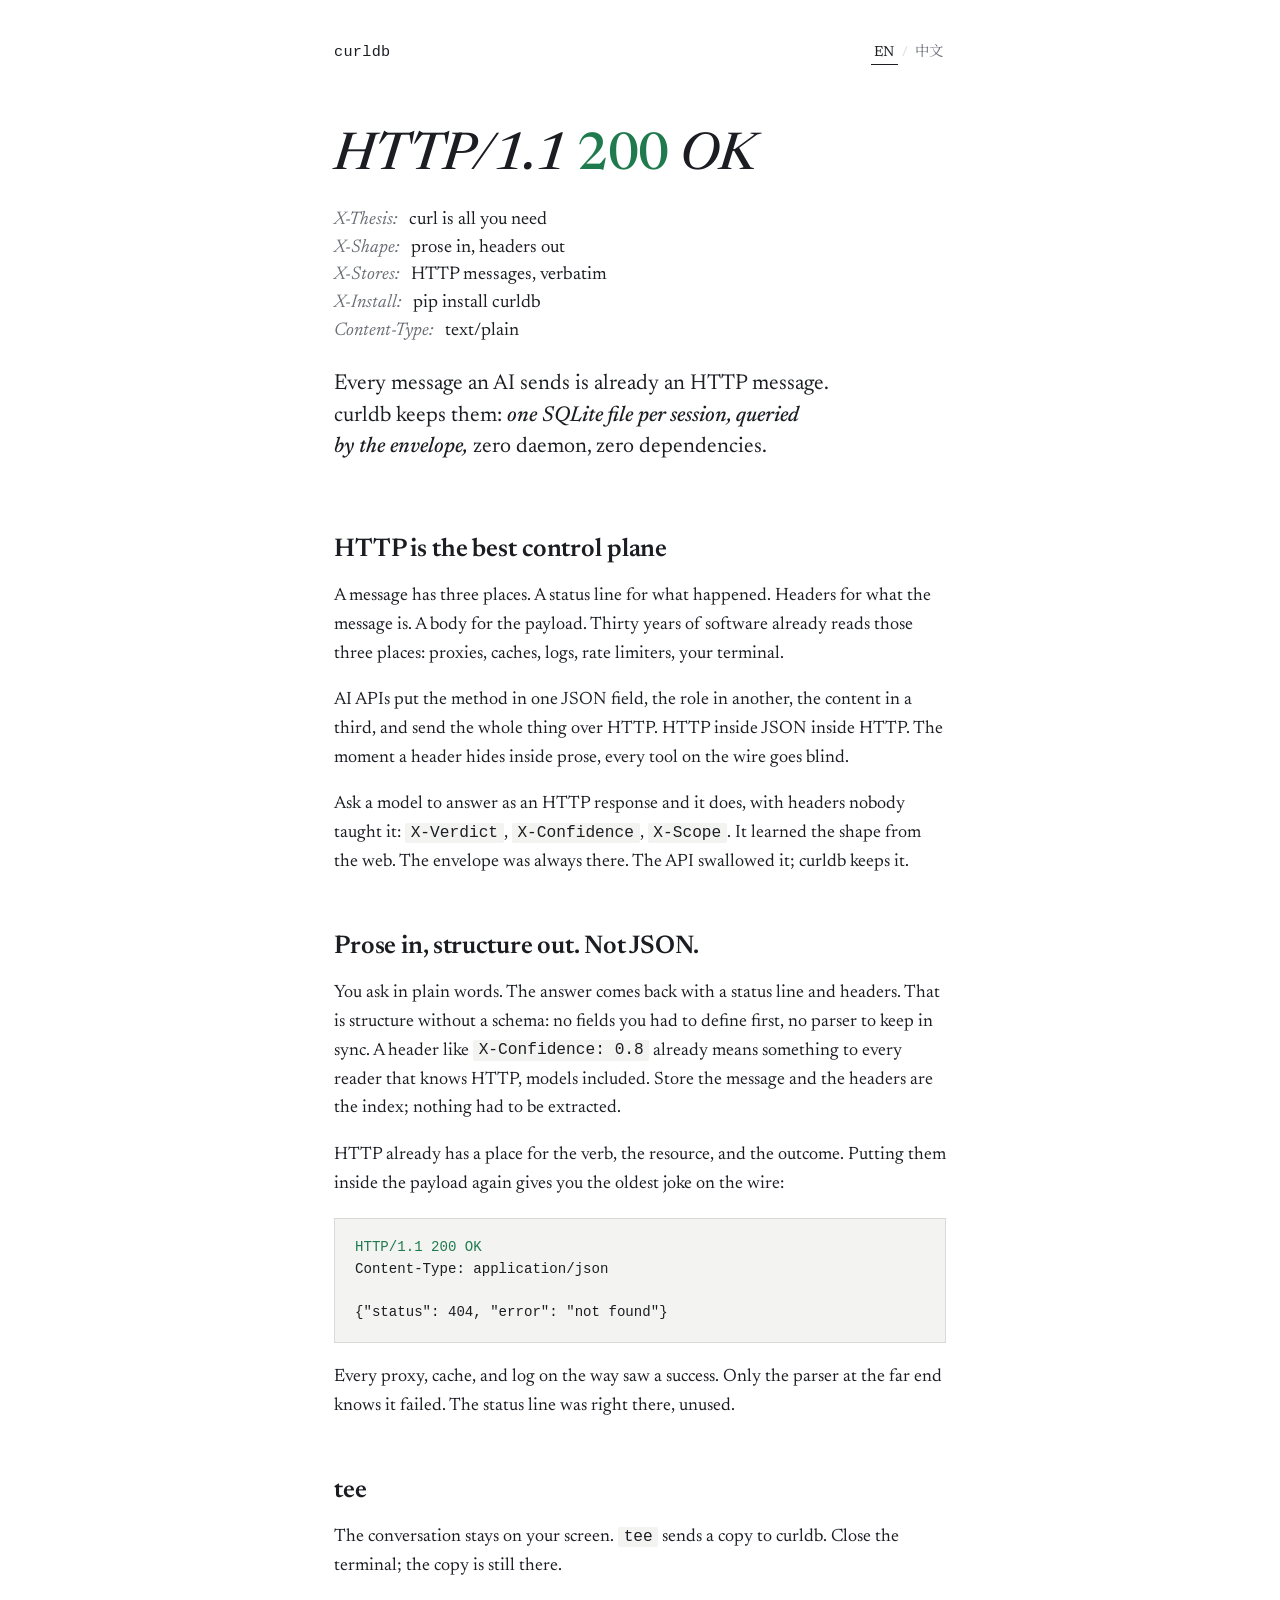
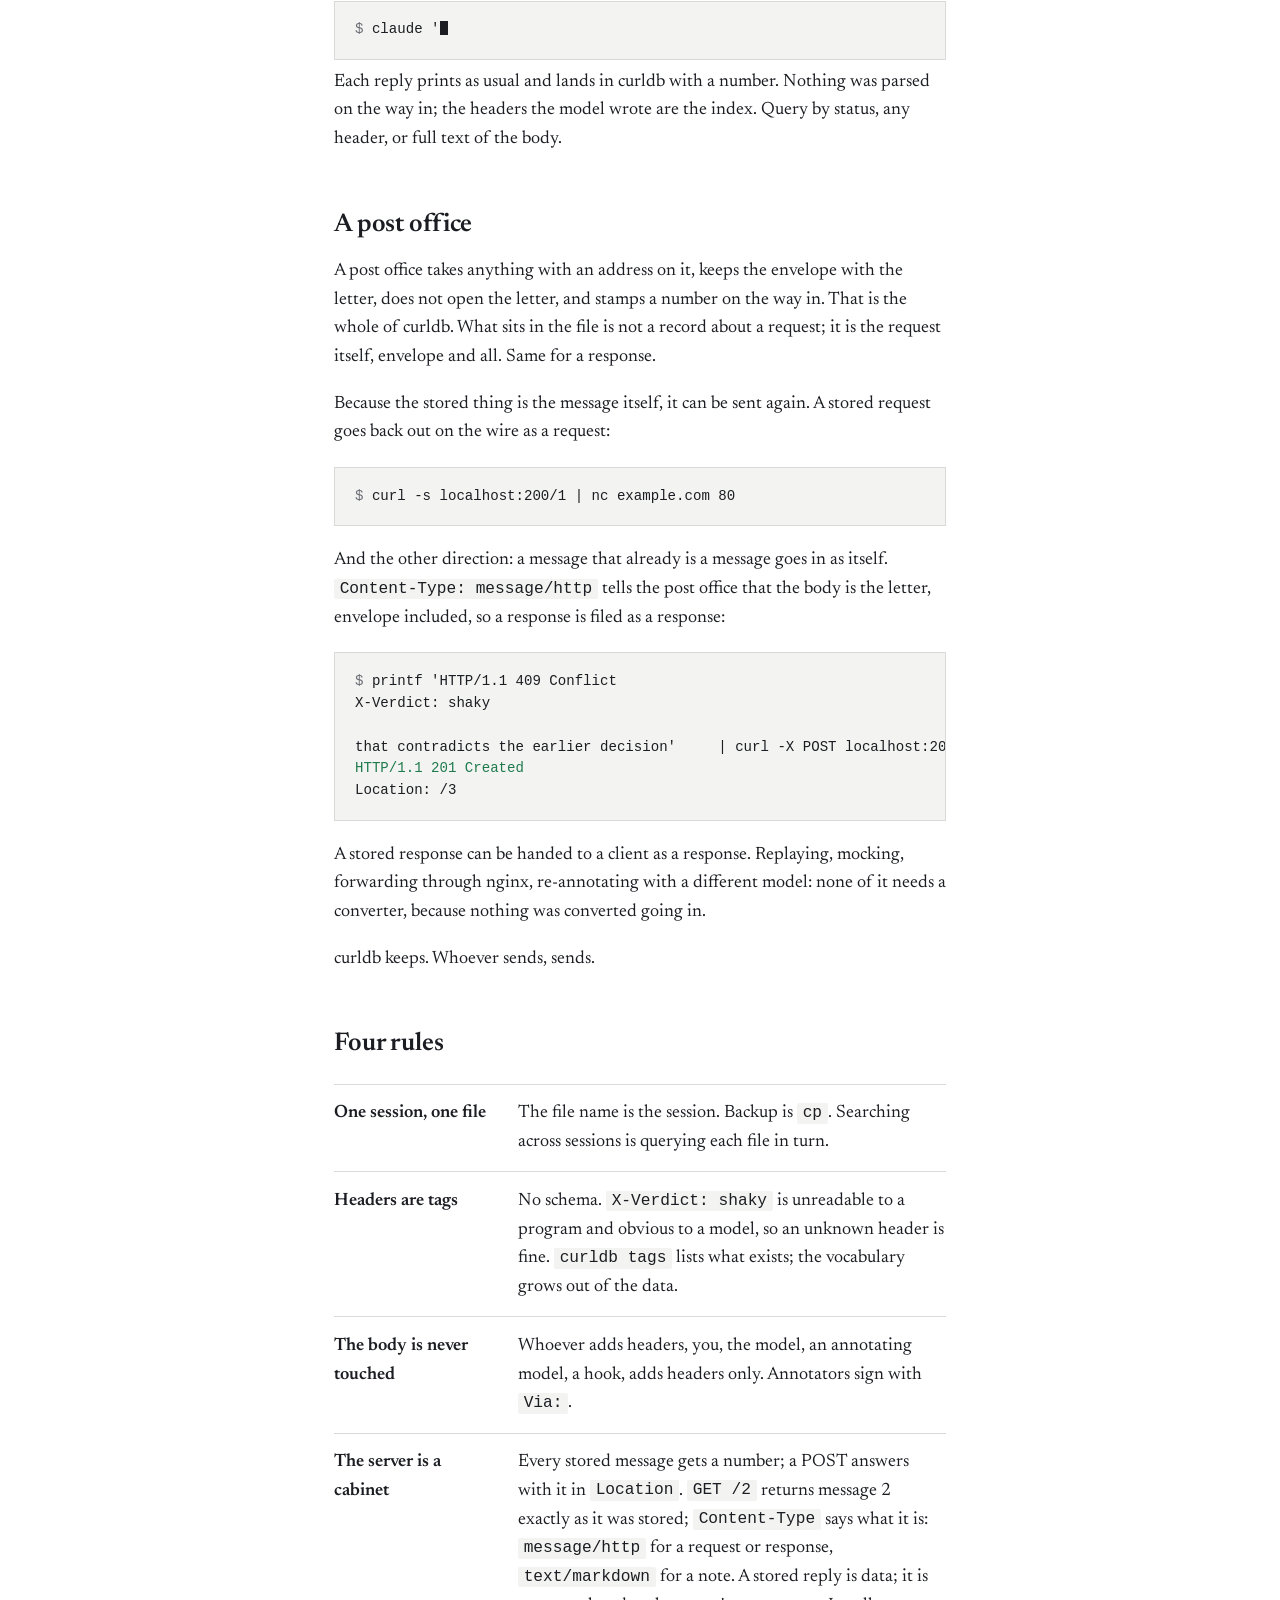
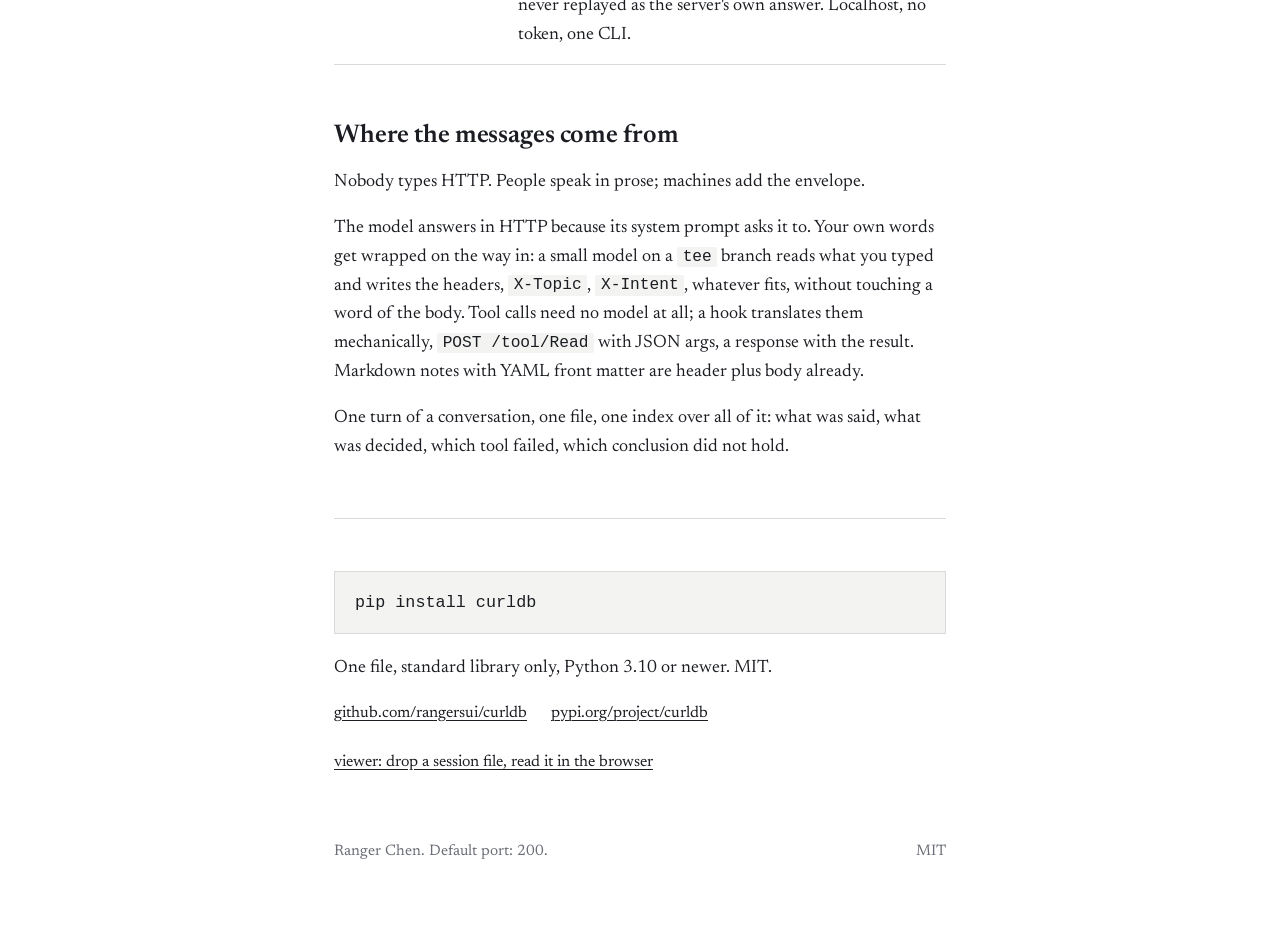
<file: docs/index.html>
<!DOCTYPE html>
<html lang="en" data-lang="en">
<head>
<meta charset="utf-8">
<meta name="viewport" content="width=device-width, initial-scale=1">
<title>curldb</title>
<meta name="description" content="curldb stores HTTP messages verbatim. One SQLite file per session, zero daemon, zero dependencies. curl is all you need.">
<link rel="preconnect" href="https://fonts.googleapis.com">
<link rel="preconnect" href="https://fonts.gstatic.com" crossorigin>
<link rel="stylesheet" href="https://fonts.googleapis.com/css2?family=Newsreader:ital,opsz,wght@0,6..72,400;0,6..72,500;0,6..72,600;1,6..72,400;1,6..72,500&family=Noto+Serif+SC:wght@400;600&display=swap">
<script>
  (function () {
    var saved = null;
    try { saved = localStorage.getItem("curldb-lang"); } catch (e) {}
    var lang = saved || ((navigator.language || "").toLowerCase().indexOf("zh") === 0 ? "zh" : "en");
    document.documentElement.setAttribute("data-lang", lang);
    document.documentElement.setAttribute("lang", lang === "zh" ? "zh-CN" : "en");
  })();
</script>
<style>
  :root {
    --paper: #FFFFFF;
    --ink: #1B1D22;
    --muted: #6B6E76;
    --rule: #D9DAD6;
    --ok: #1F7A4D;
    --code-bg: #F3F4F1;
    --serif: "Newsreader", "Noto Serif SC", "Source Han Serif SC", "Songti SC", "SimSun", Georgia, "Times New Roman", serif;
    --mono: ui-monospace, "SFMono-Regular", Menlo, Consolas, "Liberation Mono", monospace;
  }
  @media (prefers-color-scheme: dark) {
    :root:not([data-theme="light"]) {
      --paper: #14161A;
      --ink: #E8E6E1;
      --muted: #9A9DA5;
      --rule: #2A2D33;
      --ok: #62C08F;
      --code-bg: #1C1F24;
    }
  }
  :root[data-theme="dark"] {
    --paper: #14161A;
    --ink: #E8E6E1;
    --muted: #9A9DA5;
    --rule: #2A2D33;
    --ok: #62C08F;
    --code-bg: #1C1F24;
  }

  * { box-sizing: border-box; }
  html { background: var(--paper); }
  body {
    margin: 0;
    background: var(--paper);
    color: var(--ink);
    font-family: var(--serif);
    font-size: 1.125rem;
    line-height: 1.6;
    font-optical-sizing: auto;
  }
  a { color: inherit; text-decoration-thickness: 1px; text-underline-offset: 0.18em; }
  a:hover { color: var(--ok); }
  :focus-visible { outline: 2px solid var(--ok); outline-offset: 3px; }

  [data-lang="en"] [data-lang="zh"] { display: none; }
  [data-lang="zh"] [data-lang="en"] { display: none; }
  [data-lang="zh"] body { line-height: 1.85; }

  .page {
    max-width: 66ch;
    margin: 0 auto;
    padding: 2.5rem 1.5rem 5rem;
  }

  header.top {
    display: flex;
    justify-content: space-between;
    align-items: baseline;
    gap: 1rem;
    margin-bottom: 4rem;
  }
  .brand {
    font-family: var(--mono);
    font-size: 0.95rem;
    letter-spacing: 0.02em;
  }
  .lang {
    display: flex;
    gap: 0.25rem;
    font-size: 0.9rem;
  }
  .lang button {
    font: inherit;
    font-family: var(--serif);
    background: none;
    border: 0;
    border-bottom: 1px solid transparent;
    color: var(--muted);
    padding: 0 0.2rem;
    cursor: pointer;
  }
  .lang button[aria-pressed="true"] {
    color: var(--ink);
    border-bottom-color: var(--ink);
  }
  .lang span { color: var(--rule); }

  /* The hero is an HTTP response, set in serif. */
  .response {
    margin: 0 0 4.5rem;
  }
  .response .status {
    font-style: italic;
    font-weight: 500;
    font-size: clamp(2rem, 6vw, 3.25rem);
    line-height: 1.1;
    letter-spacing: -0.01em;
    margin: 0 0 1.25rem;
    text-wrap: balance;
  }
  .response .status .code { color: var(--ok); font-style: normal; font-variant-numeric: tabular-nums; }
  .response .headers {
    margin: 0;
    padding: 0;
    list-style: none;
    font-size: 1.15rem;
    line-height: 1.5;
  }
  .response .headers li { display: flex; gap: 0.6em; flex-wrap: wrap; }
  .response .headers .name { color: var(--muted); font-style: italic; }
  .response .headers .name::after { content: ":"; }
  .response .blank { height: 1.4em; }
  .response .body {
    font-size: 1.35rem;
    line-height: 1.45;
    margin: 0;
    text-wrap: balance;
  }
  .response .body em { font-style: italic; font-weight: 500; }

  h2 {
    font-weight: 600;
    font-size: 1.6rem;
    line-height: 1.2;
    letter-spacing: -0.005em;
    margin: 3.5rem 0 1rem;
    text-wrap: balance;
  }
  p { margin: 0 0 1.1rem; }
  p.note { color: var(--muted); font-size: 1rem; }

  pre {
    font-family: var(--mono);
    font-size: 0.88rem;
    line-height: 1.55;
    background: var(--code-bg);
    border: 1px solid var(--rule);
    padding: 1.1rem 1.25rem;
    margin: 1.25rem 0;
    overflow-x: auto;
    tab-size: 4;
  }
  pre .p { color: var(--muted); }
  pre .ok { color: var(--ok); }

  /* Terminal demo: typed on first sight, scrolls like a real one. */
  pre.terminal {
    max-height: 22rem;
    overflow-y: auto;
    overflow-x: hidden;
    white-space: pre-wrap;
    overflow-wrap: anywhere;
    margin-bottom: 0.5rem;
    scrollbar-width: none;
  }
  pre.terminal::-webkit-scrollbar { display: none; }
  pre.terminal .cmd .p { color: var(--muted); }
  pre.terminal .cursor {
    display: inline-block;
    width: 0.55em;
    height: 1.05em;
    background: var(--ink);
    vertical-align: -0.15em;
    margin-left: 0.05em;
    animation: blink 1s steps(1) infinite;
  }
  @keyframes blink { 50% { opacity: 0; } }
  button.replay {
    font: inherit;
    font-family: var(--mono);
    font-size: 0.8rem;
    color: var(--muted);
    background: none;
    border: 0;
    padding: 0;
    cursor: pointer;
    text-decoration: underline;
    text-underline-offset: 0.2em;
  }
  button.replay:hover { color: var(--ok); }
  @media (prefers-reduced-motion: reduce) {
    pre.terminal .cursor { animation: none; }
  }
  code {
    font-family: var(--mono);
    font-size: 0.9em;
    background: var(--code-bg);
    padding: 0.08em 0.35em;
    border-radius: 2px;
  }
  pre code { background: none; padding: 0; font-size: inherit; }

  dl { margin: 1.5rem 0 0; padding: 0; }
  dl div {
    display: grid;
    grid-template-columns: minmax(10ch, 16ch) 1fr;
    gap: 0 1.5rem;
    padding: 0.9rem 0;
    border-top: 1px solid var(--rule);
  }
  dl div:last-child { border-bottom: 1px solid var(--rule); }
  dt { font-weight: 600; margin: 0; }
  dd { margin: 0; color: var(--ink); }
  @media (max-width: 30rem) {
    dl div { grid-template-columns: 1fr; gap: 0.25rem; }
  }

  .install {
    margin-top: 3.5rem;
    padding-top: 2rem;
    border-top: 1px solid var(--rule);
  }
  .install pre { font-size: 1.05rem; }
  .links { display: flex; flex-wrap: wrap; gap: 1.5rem; font-size: 1rem; margin-top: 1rem; }

  footer {
    margin-top: 4rem;
    color: var(--muted);
    font-size: 0.95rem;
    display: flex;
    justify-content: space-between;
    flex-wrap: wrap;
    gap: 1rem;
  }
</style>
</head>
<body>
<div class="page">

<header class="top">
  <div class="brand">curldb</div>
  <nav class="lang" aria-label="Language">
    <button type="button" data-set-lang="en" aria-pressed="true">EN</button>
    <span aria-hidden="true">/</span>
    <button type="button" data-set-lang="zh" aria-pressed="false">中文</button>
  </nav>
</header>

<!-- ============================ EN ============================ -->
<main data-lang="en">

<section class="response" aria-label="curldb in one HTTP response">
  <h1 class="status">HTTP/1.1 <span class="code">200</span> OK</h1>
  <ul class="headers">
    <li><span class="name">X-Thesis</span><span>curl is all you need</span></li>
    <li><span class="name">X-Shape</span><span>prose in, headers out</span></li>
    <li><span class="name">X-Stores</span><span>HTTP messages, verbatim</span></li>
    <li><span class="name">X-Install</span><span>pip install curldb</span></li>
    <li><span class="name">Content-Type</span><span>text/plain</span></li>
  </ul>
  <div class="blank"></div>
  <p class="body">Every message an AI sends is already an HTTP message. curldb keeps them: <em>one SQLite file per session, queried by the envelope,</em> zero daemon, zero dependencies.</p>
</section>

<h2>HTTP is the best control plane</h2>
<p>A message has three places. A status line for what happened. Headers for what the message is. A body for the payload. Thirty years of software already reads those three places: proxies, caches, logs, rate limiters, your terminal.</p>
<p>AI APIs put the method in one JSON field, the role in another, the content in a third, and send the whole thing over HTTP. HTTP inside JSON inside HTTP. The moment a header hides inside prose, every tool on the wire goes blind.</p>
<p>Ask a model to answer as an HTTP response and it does, with headers nobody taught it: <code>X-Verdict</code>, <code>X-Confidence</code>, <code>X-Scope</code>. It learned the shape from the web. The envelope was always there. The API swallowed it; curldb keeps it.</p>

<h2>Prose in, structure out. Not JSON.</h2>
<p>You ask in plain words. The answer comes back with a status line and headers. That is structure without a schema: no fields you had to define first, no parser to keep in sync. A header like <code>X-Confidence: 0.8</code> already means something to every reader that knows HTTP, models included. Store the message and the headers are the index; nothing had to be extracted.</p>
<p>HTTP already has a place for the verb, the resource, and the outcome. Putting them inside the payload again gives you the oldest joke on the wire:</p>
<pre><code><span class="ok">HTTP/1.1 200 OK</span>
Content-Type: application/json

{"status": 404, "error": "not found"}</code></pre>
<p>Every proxy, cache, and log on the way saw a success. Only the parser at the far end knows it failed. The status line was right there, unused.</p>

<h2>tee</h2>
<p>The conversation stays on your screen. <code>tee</code> sends a copy to curldb. Close the terminal; the copy is still there.</p>
<pre class="terminal" tabindex="0">$ claude 'how do I design a REST API for a todo app?' | tee /dev/tty | curldb add
HTTP/1.1 200 OK
X-Scope: design
X-Confidence: 0.8

Nouns, not verbs. /todos and /todos/42. POST creates, PATCH edits, DELETE removes. Let status codes carry the outcome.
#1 200 +2 headers

$ claude 'latest news on Rust async?' | tee /dev/tty | curldb add
HTTP/1.1 200 OK
X-Scope: news
X-Confidence: 0.6

Async closures stabilised. The runtime story is unchanged: pick one, stay on it.
#2 200 +2 headers

$ curldb query 'header:X-Scope=design'
      1  09-11 11:13   200   Nouns, not verbs. /todos and /todos/42. POST creates

$ curldb tags
  X-Scope: design(1) news(1)
  X-Confidence: 0.8(1) 0.6(1)
</pre>
<button type="button" class="replay" data-replay hidden><span data-lang="en">replay</span><span data-lang="zh">重放</span></button>
<p>Each reply prints as usual and lands in curldb with a number. Nothing was parsed on the way in; the headers the model wrote are the index. Query by status, any header, or full text of the body.</p>

<h2>A post office</h2>
<p>A post office takes anything with an address on it, keeps the envelope with the letter, does not open the letter, and stamps a number on the way in. That is the whole of curldb. What sits in the file is not a record about a request; it is the request itself, envelope and all. Same for a response.</p>
<p>Because the stored thing is the message itself, it can be sent again. A stored request goes back out on the wire as a request:</p>
<pre><code><span class="p">$</span> curl -s localhost:200/1 | nc example.com 80</code></pre>
<p>And the other direction: a message that already is a message goes in as itself. <code>Content-Type: message/http</code> tells the post office that the body is the letter, envelope included, so a response is filed as a response:</p>
<pre><code><span class="p">$</span> printf 'HTTP/1.1 409 Conflict
X-Verdict: shaky

that contradicts the earlier decision'     | curl -X POST localhost:200/ -H 'Content-Type: message/http' --data-binary @-
<span class="ok">HTTP/1.1 201 Created</span>
Location: /3</code></pre>
<p>A stored response can be handed to a client as a response. Replaying, mocking, forwarding through nginx, re-annotating with a different model: none of it needs a converter, because nothing was converted going in.</p>
<p>curldb keeps. Whoever sends, sends.</p>

<h2>Four rules</h2>
<dl>
  <div><dt>One session, one file</dt><dd>The file name is the session. Backup is <code>cp</code>. Searching across sessions is querying each file in turn.</dd></div>
  <div><dt>Headers are tags</dt><dd>No schema. <code>X-Verdict: shaky</code> is unreadable to a program and obvious to a model, so an unknown header is fine. <code>curldb tags</code> lists what exists; the vocabulary grows out of the data.</dd></div>
  <div><dt>The body is never touched</dt><dd>Whoever adds headers, you, the model, an annotating model, a hook, adds headers only. Annotators sign with <code>Via:</code>.</dd></div>
  <div><dt>The server is a cabinet</dt><dd>Every stored message gets a number; a POST answers with it in <code>Location</code>. <code>GET /2</code> returns message 2 exactly as it was stored; <code>Content-Type</code> says what it is: <code>message/http</code> for a request or response, <code>text/markdown</code> for a note. A stored reply is data; it is never replayed as the server's own answer. Localhost, no token, one CLI.</dd></div>
</dl>

<h2>Where the messages come from</h2>
<p>Nobody types HTTP. People speak in prose; machines add the envelope.</p>
<p>The model answers in HTTP because its system prompt asks it to. Your own words get wrapped on the way in: a small model on a <code>tee</code> branch reads what you typed and writes the headers, <code>X-Topic</code>, <code>X-Intent</code>, whatever fits, without touching a word of the body. Tool calls need no model at all; a hook translates them mechanically, <code>POST /tool/Read</code> with JSON args, a response with the result. Markdown notes with YAML front matter are header plus body already.</p>
<p>One turn of a conversation, one file, one index over all of it: what was said, what was decided, which tool failed, which conclusion did not hold.</p>

<section class="install">
  <pre><code>pip install curldb</code></pre>
  <p>One file, standard library only, Python 3.10 or newer. MIT.</p>
  <div class="links">
    <a href="https://github.com/rangersui/curldb">github.com/rangersui/curldb</a>
    <a href="https://pypi.org/project/curldb/">pypi.org/project/curldb</a>
    <a href="viewer.html">viewer: drop a session file, read it in the browser</a>
  </div>
</section>

</main>

<!-- ============================ ZH ============================ -->
<main data-lang="zh">

<section class="response" aria-label="用一条 HTTP response 说明 curldb">
  <h1 class="status">HTTP/1.1 <span class="code">200</span> OK</h1>
  <ul class="headers">
    <li><span class="name">X-Thesis</span><span>curl is all you need</span></li>
    <li><span class="name">X-Shape</span><span>prose in, headers out</span></li>
    <li><span class="name">X-Stores</span><span>HTTP 消息,原样</span></li>
    <li><span class="name">X-Install</span><span>pip install curldb</span></li>
    <li><span class="name">Content-Type</span><span>text/plain</span></li>
  </ul>
  <div class="blank"></div>
  <p class="body">AI 发出的每条消息本来就是一条 HTTP 消息。curldb 把它们留下来:<em>一个 session 一个 SQLite 文件,按信封查,</em>零进程,零依赖。</p>
</section>

<h2>HTTP 是最好的控制面</h2>
<p>一条消息有三个位置。状态行说发生了什么,header 说这条消息是什么,body 是载荷。三十年的软件都认得这三个位置:代理、缓存、日志、限流器、你的终端。</p>
<p>AI API 把方法放进一个 JSON 字段,角色放进另一个,内容放进第三个,再整个用 HTTP 发出去。HTTP 里套 JSON 再套 HTTP。header 一旦藏进正文,线上的每个工具都瞎了。</p>
<p>让模型用 HTTP response 回答,它就会,还带着没人教过它的 header:<code>X-Verdict</code>、<code>X-Confidence</code>、<code>X-Scope</code>。它从整个 web 学会了这个形状。信封一直都在,API 把它吞了,curldb 把它留下。</p>

<h2>进去是白话,出来是结构。不是 JSON。</h2>
<p>你用白话问,回答带着状态行和 header 回来。这是没有 schema 的结构:不用先定义字段,不用维护解析器。<code>X-Confidence: 0.8</code> 这样一行,每个懂 HTTP 的读者一看就明白,模型也算。把消息存下来,header 就是索引,什么都不用抽取。</p>
<p>动词、资源、结果,HTTP 里本来就各有各的位置。再往 payload 里塞一遍,就是线上最老的那个笑话:</p>
<pre><code><span class="ok">HTTP/1.1 200 OK</span>
Content-Type: application/json

{"status": 404, "error": "not found"}</code></pre>
<p>一路上的代理、缓存、日志看到的都是成功,只有最末端那个解析器知道失败了。状态行就在那,没人用。</p>

<h2>tee</h2>
<p>对话照常在你屏幕上。<code>tee</code> 分一份给 curldb。关掉终端,那一份还在。</p>
<pre class="terminal" tabindex="0">$ claude 'how do I design a REST API for a todo app?' | tee /dev/tty | curldb add
HTTP/1.1 200 OK
X-Scope: design
X-Confidence: 0.8

Nouns, not verbs. /todos and /todos/42. POST creates, PATCH edits, DELETE removes. Let status codes carry the outcome.
#1 200 +2 headers

$ claude 'latest news on Rust async?' | tee /dev/tty | curldb add
HTTP/1.1 200 OK
X-Scope: news
X-Confidence: 0.6

Async closures stabilised. The runtime story is unchanged: pick one, stay on it.
#2 200 +2 headers

$ curldb query 'header:X-Scope=design'
      1  09-11 11:13   200   Nouns, not verbs. /todos and /todos/42. POST creates

$ curldb tags
  X-Scope: design(1) news(1)
  X-Confidence: 0.8(1) 0.6(1)
</pre>
<button type="button" class="replay" data-replay hidden><span data-lang="en">replay</span><span data-lang="zh">重放</span></button>
<p>每条回答照常打印出来,同时进了 curldb,拿到一个编号。进去的路上什么都没解析,模型自己写的 header 就是索引。按 status、任意 header、body 全文查。</p>

<h2>一个邮局</h2>
<p>邮局做的事:收下任何写了地址的东西,信封和信一起留着,不拆信,进门时盖个编号。curldb 全部就是这个。文件里躺着的不是「关于某个请求的记录」,是那个请求本身,连信封带内容。response 也一样。</p>
<p>存的既然是消息本身,就能再寄一次。一条存下来的请求,原样推回线上就还是一条请求:</p>
<pre><code><span class="p">$</span> curl -s localhost:200/1 | nc example.com 80</code></pre>
<p>反过来也一样:本身已经是消息的东西,按原样进。<code>Content-Type: message/http</code> 告诉邮局 body 就是那封信,连信封在内,所以一条 response 存进去还是 response:</p>
<pre><code><span class="p">$</span> printf 'HTTP/1.1 409 Conflict
X-Verdict: shaky

that contradicts the earlier decision'     | curl -X POST localhost:200/ -H 'Content-Type: message/http' --data-binary @-
<span class="ok">HTTP/1.1 201 Created</span>
Location: /3</code></pre>
<p>一条存下来的 response,交给某个客户端就是一条 response。重放、mock、经 nginx 转发、换个模型重新标注:都不需要转换器,因为进来的时候什么都没转换。</p>
<p>curldb 只管留着。谁要寄,谁寄。</p>

<h2>四条规矩</h2>
<dl>
  <div><dt>一个 session 一个文件</dt><dd>文件名就是 session。备份是 <code>cp</code>。跨 session 查就是对每个文件各查一遍。</dd></div>
  <div><dt>header 是 tag</dt><dd>没有 schema。<code>X-Verdict: shaky</code> 程序读不懂,模型一看就懂,所以没见过的 header 也没关系。<code>curldb tags</code> 列出库里有什么,词表从数据里长出来。</dd></div>
  <div><dt>body 永远原样</dt><dd>加 header 的人,你、模型、标注模型、hook,只加 header。标注者用 <code>Via:</code> 留名。</dd></div>
  <div><dt>server 是档案柜</dt><dd>每条存进去的消息有一个编号,POST 的回复在 <code>Location</code> 里告诉你。<code>GET /2</code> 取回第 2 条,和存进去时一样;<code>Content-Type</code> 说明它是什么:request 和 response 是 <code>message/http</code>,note 是 <code>text/markdown</code>。存的回答是数据,永远不当 server 自己的回答回放。只绑 localhost,没有 token,一个 CLI。</dd></div>
</dl>

<h2>消息从哪来</h2>
<p>没人手写 HTTP。人说人话,信封机器来套。</p>
<p>模型用 HTTP 回答,因为 system prompt 要求它这么做。你自己的话在进门的路上被套上信封:<code>tee</code> 分出一支给一个小模型,它读你打的字、写 header,<code>X-Topic</code>、<code>X-Intent</code>,合适什么写什么,body 一个字不碰。工具调用连模型都不用,一个 hook 机械翻译,<code>POST /tool/Read</code> 带 JSON 参数,response 带结果。带 YAML front matter 的 markdown 笔记,本来就是 header 加 body。</p>
<p>一段对话,一个文件,一个索引盖住全部:说了什么,定了什么,哪个工具失败了,哪个结论没站住。</p>

<section class="install">
  <pre><code>pip install curldb</code></pre>
  <p>一个文件,只用标准库,Python 3.10 以上。MIT。</p>
  <div class="links">
    <a href="https://github.com/rangersui/curldb">github.com/rangersui/curldb</a>
    <a href="https://pypi.org/project/curldb/">pypi.org/project/curldb</a>
    <a href="viewer.html">viewer:拖一个 session 文件进去,浏览器里直接看</a>
  </div>
</section>

</main>

<footer>
  <span data-lang="en">Ranger Chen. Default port: 200.</span>
  <span data-lang="zh">Ranger Chen。默认端口:200。</span>
  <span>MIT</span>
</footer>

</div>
<script>
  (function () {
    var root = document.documentElement;
    var buttons = document.querySelectorAll("[data-set-lang]");
    function apply(lang) {
      root.setAttribute("data-lang", lang);
      root.setAttribute("lang", lang === "zh" ? "zh-CN" : "en");
      for (var i = 0; i < buttons.length; i++) {
        buttons[i].setAttribute("aria-pressed", buttons[i].getAttribute("data-set-lang") === lang ? "true" : "false");
      }
      try { localStorage.setItem("curldb-lang", lang); } catch (e) {}
    }
    for (var i = 0; i < buttons.length; i++) {
      buttons[i].addEventListener("click", function () { apply(this.getAttribute("data-set-lang")); });
    }
    apply(root.getAttribute("data-lang") || "en");
  })();

  // Terminal demo. The static transcript is the source; with motion
  // allowed it is retyped command by command the first time it scrolls
  // into view, and can be replayed. Without JS or with reduced motion the
  // transcript stays as written.
  (function () {
    var reduce = window.matchMedia && window.matchMedia("(prefers-reduced-motion: reduce)").matches;
    var terminals = document.querySelectorAll("pre.terminal");

    function classify(line) {
      if (line.indexOf("$ ") === 0) return "cmd";
      if (/^HTTP\/1\.1 [23]\d\d/.test(line)) return "ok";
      return "out";
    }

    function lineNode(pre, line, cls) {
      var span = document.createElement("span");
      span.className = cls;
      if (cls === "cmd") {
        var p = document.createElement("span");
        p.className = "p";
        p.textContent = "$";
        span.appendChild(p);
        span.appendChild(document.createTextNode(line.slice(1)));
      } else {
        span.textContent = line;
      }
      pre.appendChild(span);
      pre.appendChild(document.createTextNode("\n"));
      pre.scrollTop = pre.scrollHeight;
      return span;
    }

    function renderStatic(pre, lines) {
      pre.textContent = "";
      for (var i = 0; i < lines.length; i++) lineNode(pre, lines[i], classify(lines[i]));
    }

    function play(pre, lines, done) {
      if (pre.dataset.playing === "1") return;
      pre.dataset.playing = "1";
      pre.textContent = "";
      pre.scrollTop = 0;
      var cursor = document.createElement("span");
      cursor.className = "cursor";
      var i = 0;

      function finish() {
        pre.appendChild(cursor);
        pre.dataset.playing = "0";
        if (done) done();
      }

      function typeCommand(line, cb) {
        var span = document.createElement("span");
        span.className = "cmd";
        var p = document.createElement("span");
        p.className = "p";
        p.textContent = "$";
        span.appendChild(p);
        var text = document.createTextNode(" ");
        span.appendChild(text);
        pre.appendChild(span);
        pre.appendChild(cursor);
        var k = 2;
        (function tick() {
          if (k < line.length) {
            text.data += line.charAt(k++);
            pre.scrollTop = pre.scrollHeight;
            setTimeout(tick, 28 + Math.random() * 45);
          } else {
            setTimeout(function () {
              pre.removeChild(cursor);
              pre.appendChild(document.createTextNode("\n"));
              cb();
            }, 380);
          }
        })();
      }

      function next() {
        if (i >= lines.length) { finish(); return; }
        var line = lines[i++];
        var cls = classify(line);
        if (cls === "cmd") {
          setTimeout(function () { typeCommand(line, next); }, i === 1 ? 300 : 700);
        } else {
          lineNode(pre, line, cls);
          setTimeout(next, line === "" ? 140 : 55);
        }
      }
      next();
    }

    Array.prototype.forEach.call(terminals, function (pre) {
      var lines = pre.textContent.replace(/\n$/, "").split("\n");
      var replay = pre.nextElementSibling;
      if (!(replay && replay.hasAttribute("data-replay"))) replay = null;
      renderStatic(pre, lines);
      if (reduce) return;

      function run() {
        play(pre, lines, function () { if (replay) replay.hidden = false; });
      }
      if (replay) replay.addEventListener("click", function () { replay.hidden = true; run(); });

      if ("IntersectionObserver" in window) {
        var seen = false;
        var io = new IntersectionObserver(function (entries) {
          entries.forEach(function (entry) {
            if (entry.isIntersecting && !seen) { seen = true; io.disconnect(); run(); }
          });
        }, { threshold: 0.35 });
        io.observe(pre);
      } else {
        run();
      }
    });
  })();
</script>
</body>
</html>
</file>
